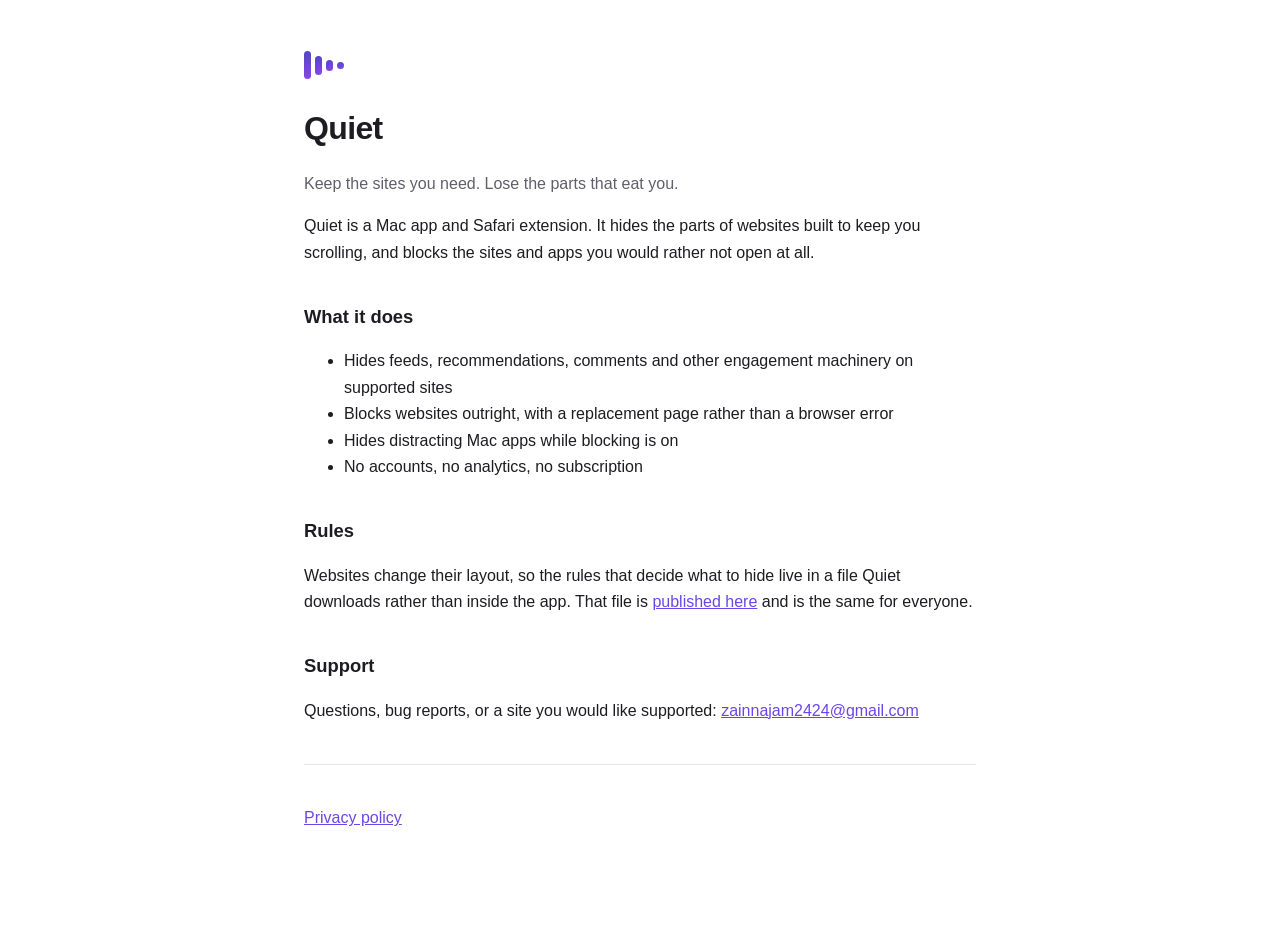
<file: index.html>
<!doctype html>
<html lang="en">
<head>
<meta charset="utf-8">
<meta name="viewport" content="width=device-width, initial-scale=1">
<title>Quiet</title>
<link rel="stylesheet" href="style.css">
</head>
<body>
<main>
  <div class="mark">
    <span style="height:28px"></span>
    <span style="height:19px"></span>
    <span style="height:11px"></span>
    <span style="height:7px"></span>
  </div>
  <h1>Quiet</h1>
  <p class="lede">Keep the sites you need. Lose the parts that eat you.</p>

  <p>Quiet is a Mac app and Safari extension. It hides the parts of websites built to keep
  you scrolling, and blocks the sites and apps you would rather not open at all.</p>

  <h2>What it does</h2>
  <ul>
    <li>Hides feeds, recommendations, comments and other engagement machinery on supported sites</li>
    <li>Blocks websites outright, with a replacement page rather than a browser error</li>
    <li>Hides distracting Mac apps while blocking is on</li>
    <li>No accounts, no analytics, no subscription</li>
  </ul>

  <h2>Rules</h2>
  <p>Websites change their layout, so the rules that decide what to hide live in a file
  Quiet downloads rather than inside the app. That file is
  <a href="ruleset.json">published here</a> and is the same for everyone.</p>

  <h2>Support</h2>
  <p>Questions, bug reports, or a site you would like supported:
  <a href="mailto:zainnajam2424@gmail.com">zainnajam2424@gmail.com</a></p>

  <hr>
  <p><a href="privacy.html">Privacy policy</a></p>
</main>
</body>
</html>
</file>
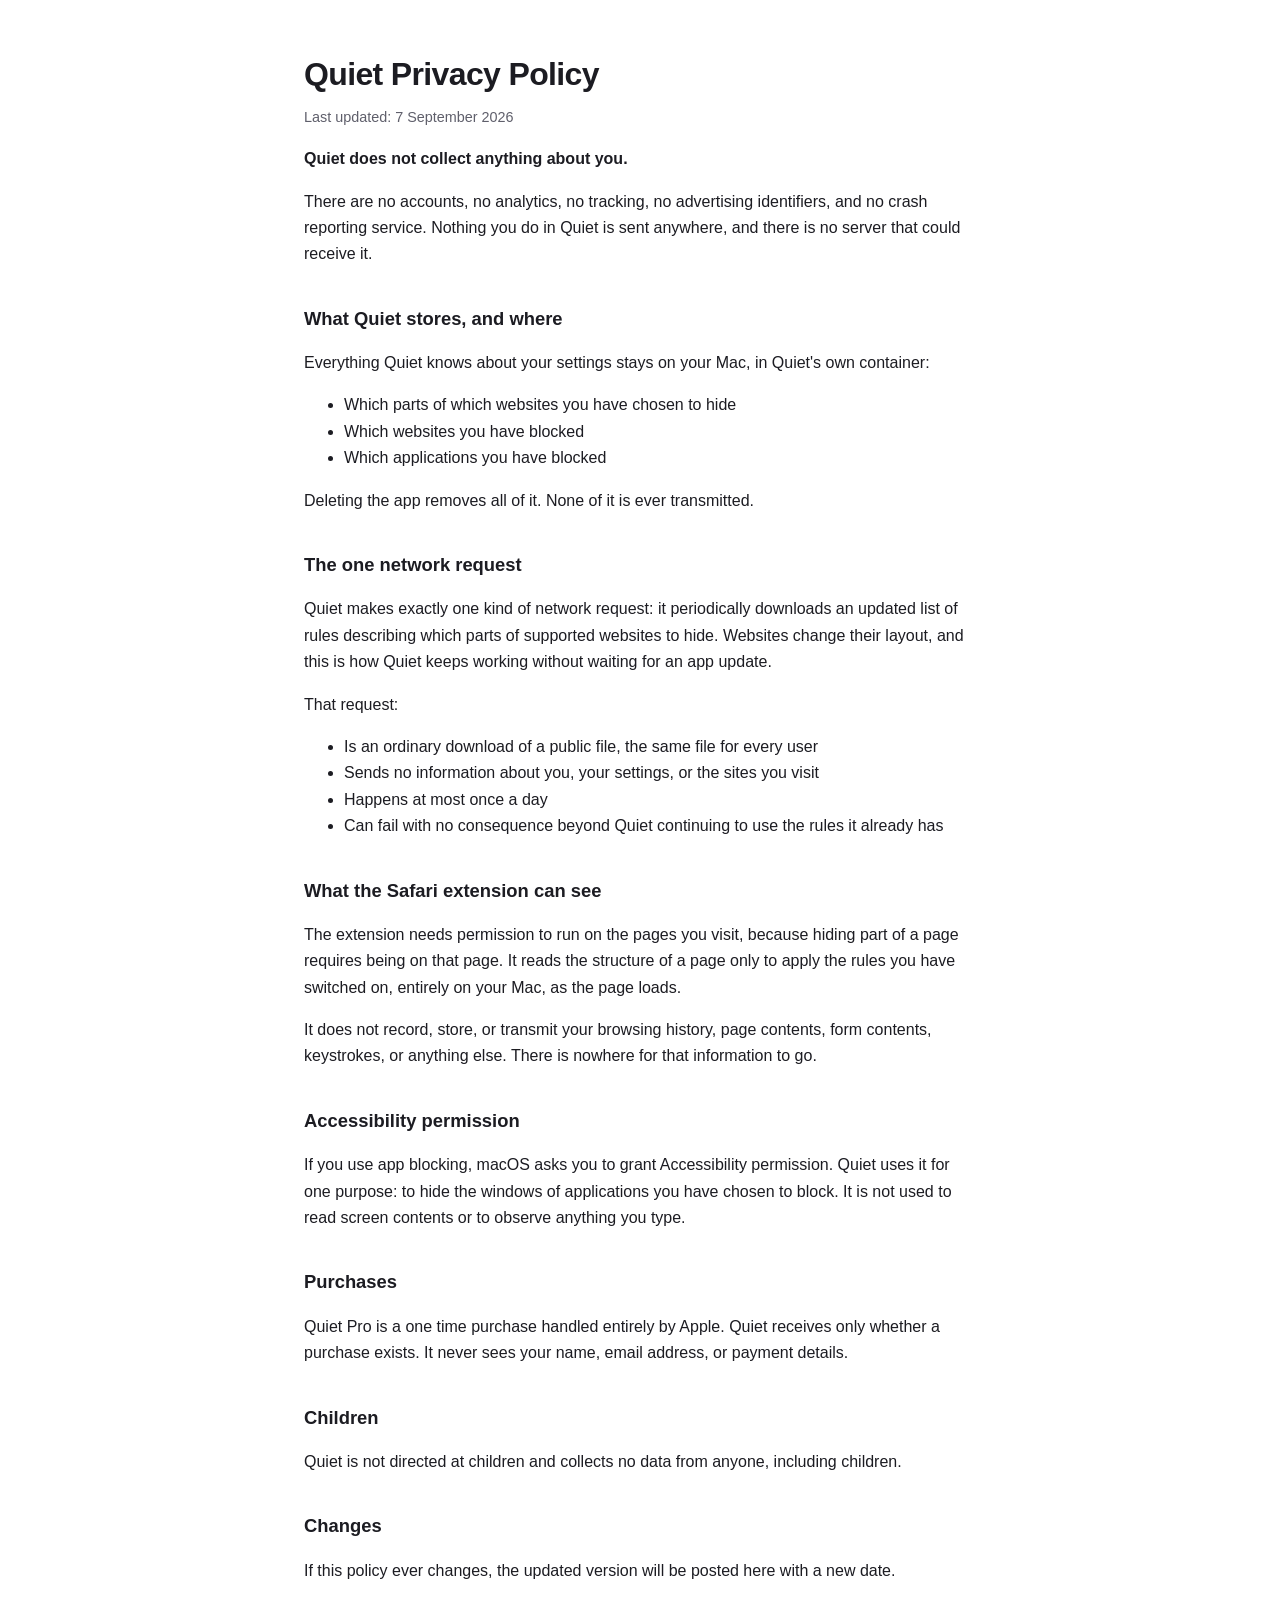
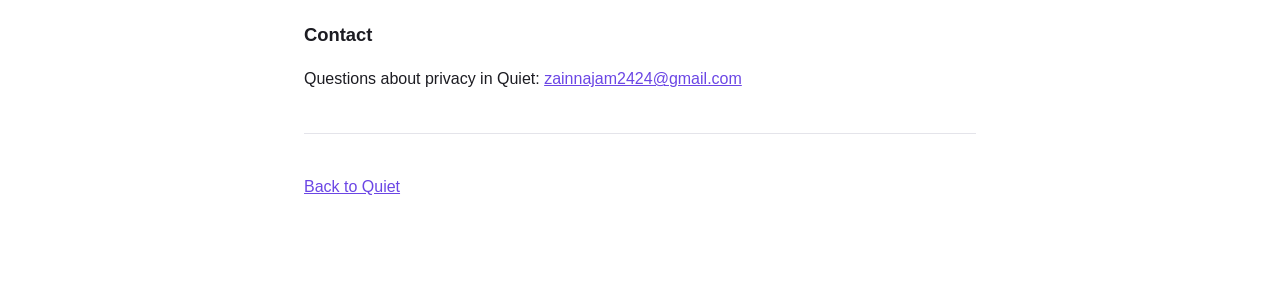
<file: privacy.html>
<!doctype html>
<html lang="en">
<head>
<meta charset="utf-8">
<meta name="viewport" content="width=device-width, initial-scale=1">
<title>Quiet Privacy Policy</title>
<link rel="stylesheet" href="style.css">
</head>
<body>
<main>
  <h1>Quiet Privacy Policy</h1>
  <p class="updated">Last updated: 7 September 2026</p>

  <p><strong>Quiet does not collect anything about you.</strong></p>

  <p>There are no accounts, no analytics, no tracking, no advertising identifiers, and no
  crash reporting service. Nothing you do in Quiet is sent anywhere, and there is no server
  that could receive it.</p>

  <h2>What Quiet stores, and where</h2>
  <p>Everything Quiet knows about your settings stays on your Mac, in Quiet's own container:</p>
  <ul>
    <li>Which parts of which websites you have chosen to hide</li>
    <li>Which websites you have blocked</li>
    <li>Which applications you have blocked</li>
  </ul>
  <p>Deleting the app removes all of it. None of it is ever transmitted.</p>

  <h2>The one network request</h2>
  <p>Quiet makes exactly one kind of network request: it periodically downloads an updated
  list of rules describing which parts of supported websites to hide. Websites change their
  layout, and this is how Quiet keeps working without waiting for an app update.</p>
  <p>That request:</p>
  <ul>
    <li>Is an ordinary download of a public file, the same file for every user</li>
    <li>Sends no information about you, your settings, or the sites you visit</li>
    <li>Happens at most once a day</li>
    <li>Can fail with no consequence beyond Quiet continuing to use the rules it already has</li>
  </ul>

  <h2>What the Safari extension can see</h2>
  <p>The extension needs permission to run on the pages you visit, because hiding part of a
  page requires being on that page. It reads the structure of a page only to apply the rules
  you have switched on, entirely on your Mac, as the page loads.</p>
  <p>It does not record, store, or transmit your browsing history, page contents, form
  contents, keystrokes, or anything else. There is nowhere for that information to go.</p>

  <h2>Accessibility permission</h2>
  <p>If you use app blocking, macOS asks you to grant Accessibility permission. Quiet uses
  it for one purpose: to hide the windows of applications you have chosen to block. It is
  not used to read screen contents or to observe anything you type.</p>

  <h2>Purchases</h2>
  <p>Quiet Pro is a one time purchase handled entirely by Apple. Quiet receives only whether
  a purchase exists. It never sees your name, email address, or payment details.</p>

  <h2>Children</h2>
  <p>Quiet is not directed at children and collects no data from anyone, including children.</p>

  <h2>Changes</h2>
  <p>If this policy ever changes, the updated version will be posted here with a new date.</p>

  <h2>Contact</h2>
  <p>Questions about privacy in Quiet:
  <a href="mailto:zainnajam2424@gmail.com">zainnajam2424@gmail.com</a></p>

  <hr>
  <p><a href="index.html">Back to Quiet</a></p>
</main>
</body>
</html>
</file>
<file: style.css>
:root {
  --bg: #ffffff;
  --fg: #1c1c22;
  --muted: #5f5f6b;
  --rule: #e4e4ea;
  --accent: #6b46e5;
}
@media (prefers-color-scheme: dark) {
  :root {
    --bg: #131318;
    --fg: #ececf1;
    --muted: #a0a0ad;
    --rule: #2c2c36;
    --accent: #9d7bff;
  }
}
* { box-sizing: border-box; }
body {
  margin: 0;
  padding: 3rem 1.25rem 5rem;
  background: var(--bg);
  color: var(--fg);
  font: 16px/1.65 -apple-system, BlinkMacSystemFont, "Segoe UI", Helvetica, Arial, sans-serif;
}
main { max-width: 42rem; margin: 0 auto; }
h1 { font-size: 2rem; letter-spacing: -0.02em; margin: 0 0 0.35rem; }
h2 { font-size: 1.15rem; margin: 2.25rem 0 0.6rem; }
p, li { color: var(--fg); }
.lede, .updated { color: var(--muted); }
.updated { font-size: 0.9rem; margin-top: 0; }
a { color: var(--accent); }
hr { border: 0; border-top: 1px solid var(--rule); margin: 2.5rem 0; }
code { font-family: ui-monospace, SFMono-Regular, Menlo, monospace; font-size: 0.9em; }
.mark {
  display: inline-flex; align-items: center; gap: 4px; height: 34px;
  margin-bottom: 1.25rem;
}
.mark span {
  display: block; width: 7px; border-radius: 4px;
  background: linear-gradient(160deg, #4f46c5, #8b45ec);
}
</file>
